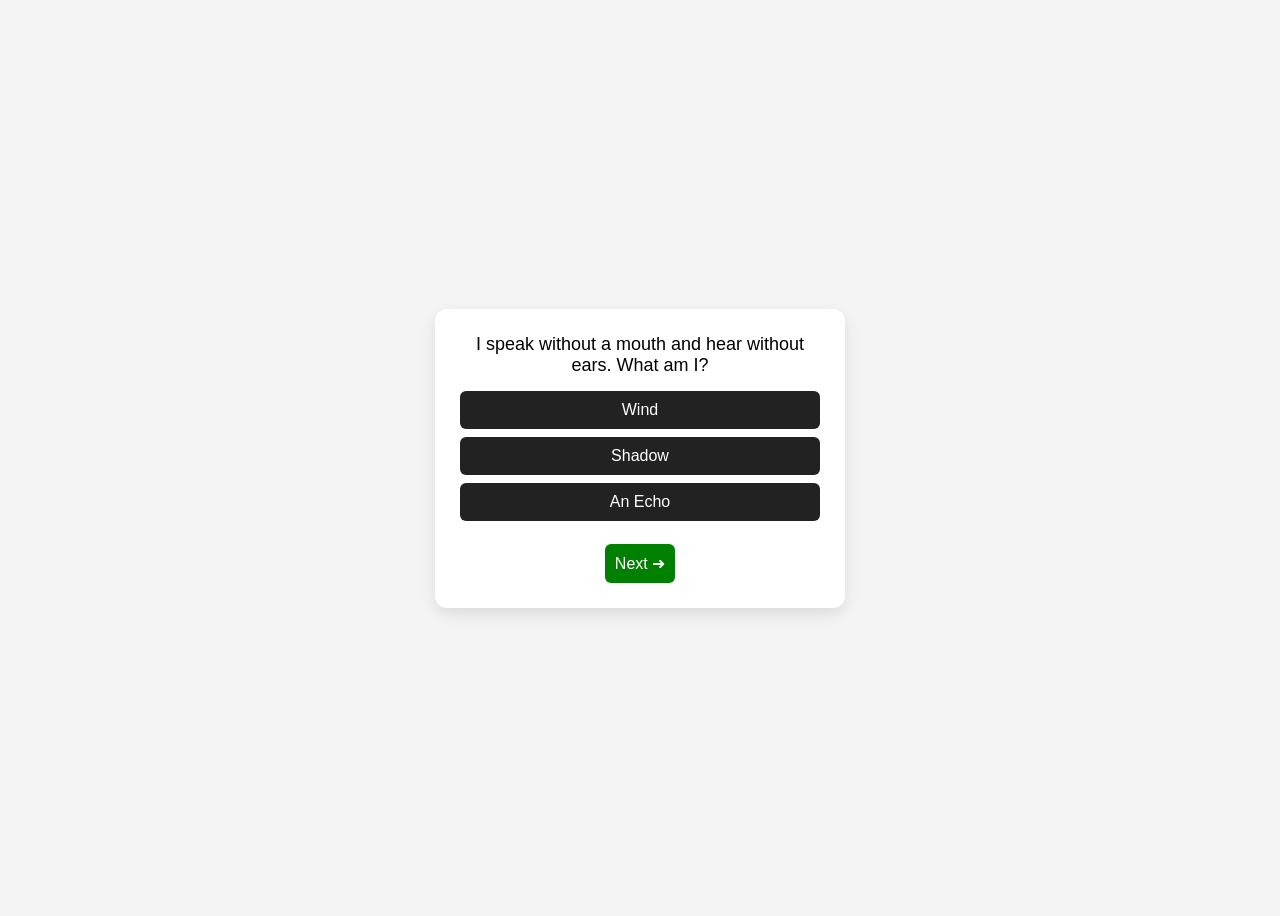
<file: app/riddlegen.html>
<!DOCTYPE html>
<html lang="en">
<head>
<meta charset="UTF-8">
<title>CSS Riddle Game</title>

<style>
body {
  font-family: Arial;
  background: #f4f4f4;
  display: flex;
  justify-content: center;
  align-items: center;
  height: 100vh;
}

/* hide radios */
input {
  display: none;
}

.box {
  background: white;
  width: 360px;
  padding: 25px;
  border-radius: 12px;
  box-shadow: 0 6px 15px rgba(0,0,0,0.1);
  text-align: center;
}

/* hide all stages */
.stage {
  display: none;
}

/* show correct stage */
#q1:checked ~ .s1,
#q2:checked ~ .s2,
#q3:checked ~ .s3 {
  display: block;
}

/* question style */
.riddle {
  font-size: 18px;
  margin-bottom: 15px;
}

/* answer buttons */
label.option {
  display: block;
  margin: 8px auto;
  padding: 10px;
  background: #222;
  color: white;
  border-radius: 6px;
  cursor: pointer;
}

/* correct/wrong messages hidden */
.result {
  display: none;
  margin-top: 10px;
  font-weight: bold;
}

/* show correct answer feedback */
#c1:checked ~ .feedback1 .correct,
#c2:checked ~ .feedback2 .correct,
#c3:checked ~ .feedback3 .correct {
  display: block;
  color: green;
}

/* show wrong answers */
#i1a:checked ~ .feedback1 .wrong,
#i1b:checked ~ .feedback1 .wrong,
#i2a:checked ~ .feedback2 .wrong,
#i2b:checked ~ .feedback2 .wrong,
#i3a:checked ~ .feedback3 .wrong,
#i3b:checked ~ .feedback3 .wrong {
  display: block;
  color: red;
}

/* next button */
.next {
  display: inline-block;
  margin-top: 15px;
  padding: 10px;
  background: green;
  color: white;
  border-radius: 6px;
  cursor: pointer;
}
</style>

</head>
<body>

<div class="box">

<!-- GAME STATE -->
<input type="radio" name="q" id="q1" checked>
<input type="radio" name="q" id="q2">
<input type="radio" name="q" id="q3">

<!-- QUESTION 1 -->
<div class="stage s1">

  <div class="riddle">
    I speak without a mouth and hear without ears. What am I?
  </div>

  <!-- answers -->
  <input type="radio" name="a1" id="c1">
  <input type="radio" name="a1" id="i1a">
  <input type="radio" name="a1" id="i1b">

  <label class="option" for="i1a">Wind</label>
  <label class="option" for="i1b">Shadow</label>
  <label class="option" for="c1">An Echo</label>

  <div class="feedback1">
    <div class="result correct">✅ Correct!</div>
    <div class="result wrong">❌ Try again!</div>
  </div>

  <label class="next" for="q2">Next ➜</label>
</div>

<!-- QUESTION 2 -->
<div class="stage s2">

  <div class="riddle">
    The more you take, the more you leave behind. What are they?
  </div>

  <input type="radio" name="a2" id="c2">
  <input type="radio" name="a2" id="i2a">
  <input type="radio" name="a2" id="i2b">

  <label class="option" for="i2a">Memories</label>
  <label class="option" for="c2">Footsteps</label>
  <label class="option" for="i2b">Time</label>

  <div class="feedback2">
    <div class="result correct">✅ Correct!</div>
    <div class="result wrong">❌ Try again!</div>
  </div>

  <label class="next" for="q3">Next ➜</label>
</div>

<!-- QUESTION 3 -->
<div class="stage s3">

  <div class="riddle">
    What has hands but can’t clap?
  </div>

  <input type="radio" name="a3" id="c3">
  <input type="radio" name="a3" id="i3a">
  <input type="radio" name="a3" id="i3b">

  <label class="option" for="i3a">Robot</label>
  <label class="option" for="c3">A Clock</label>
  <label class="option" for="i3b">Tree</label>

  <div class="feedback3">
    <div class="result correct">✅ Correct!</div>
    <div class="result wrong">❌ Try again!</div>
  </div>

  <label class="next" for="q1">Restart 🔁</label>
</div>

</div>

</body>
</html>
</file>
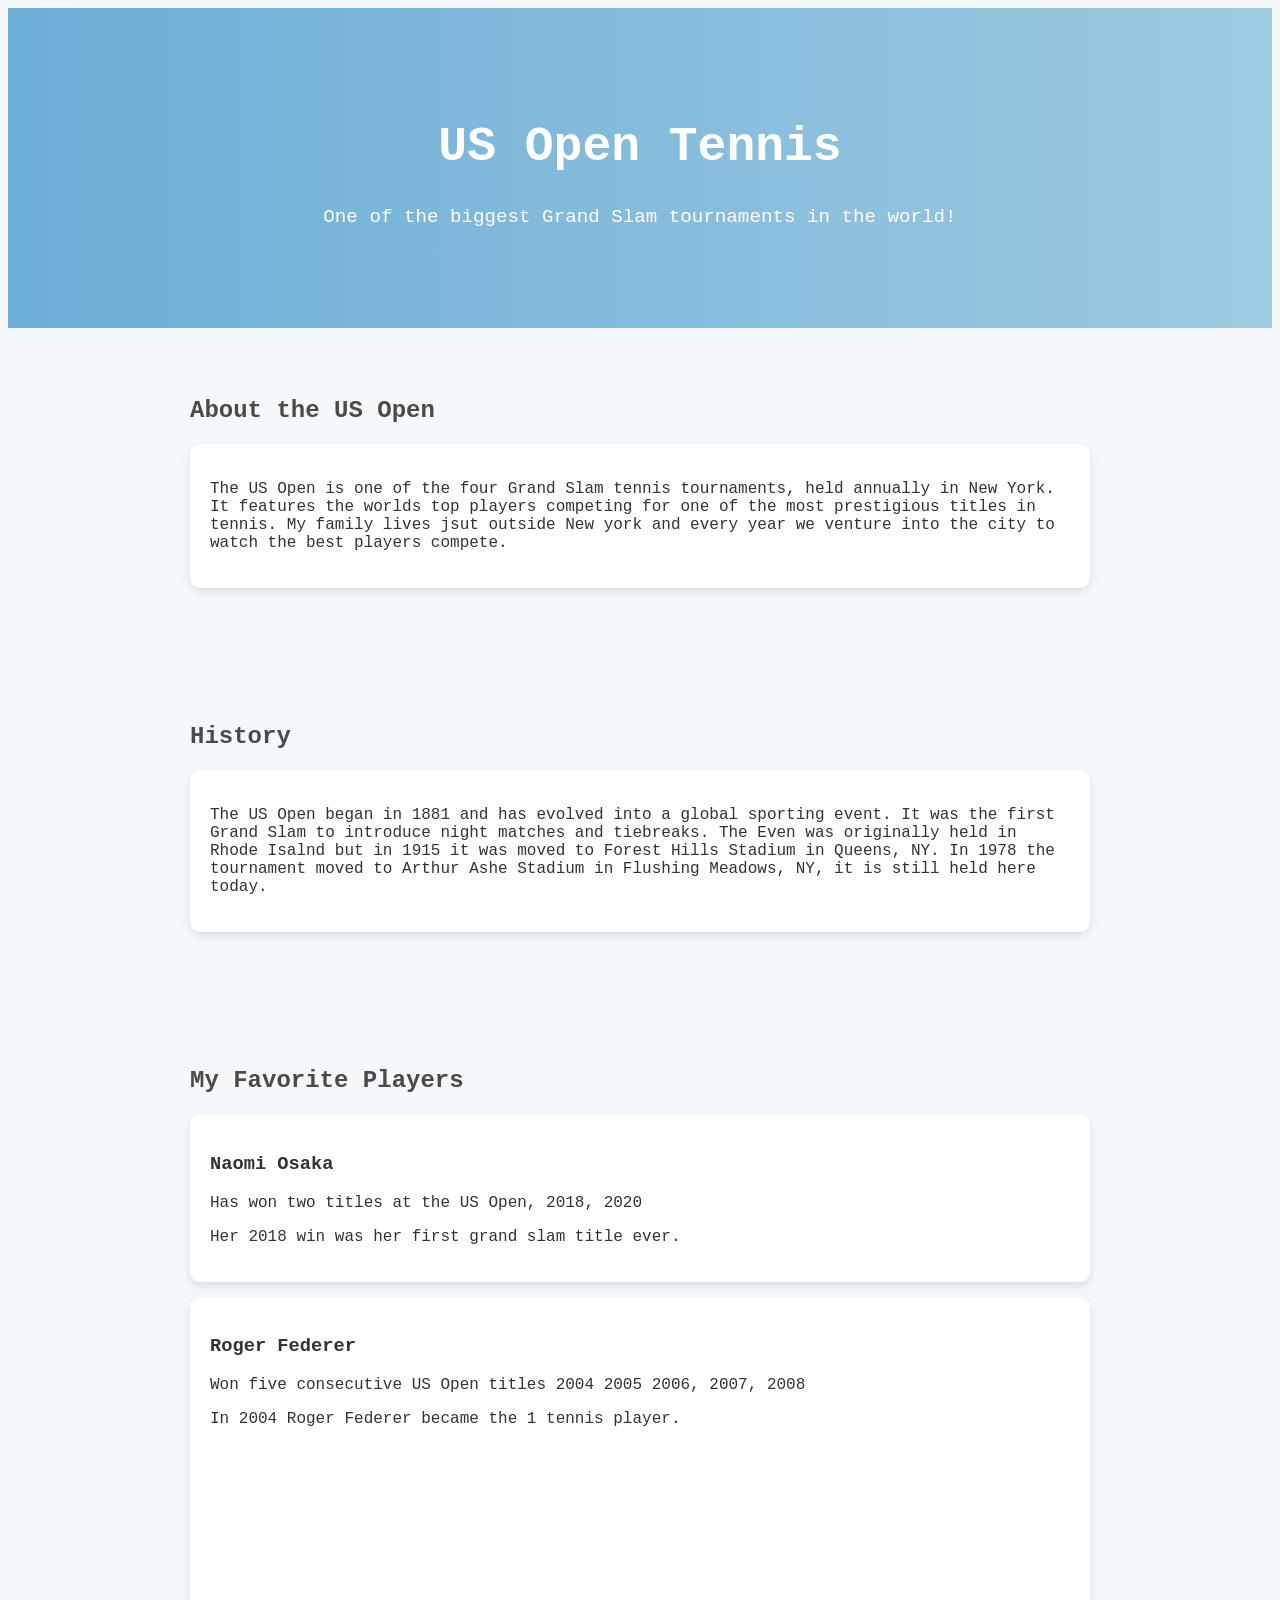
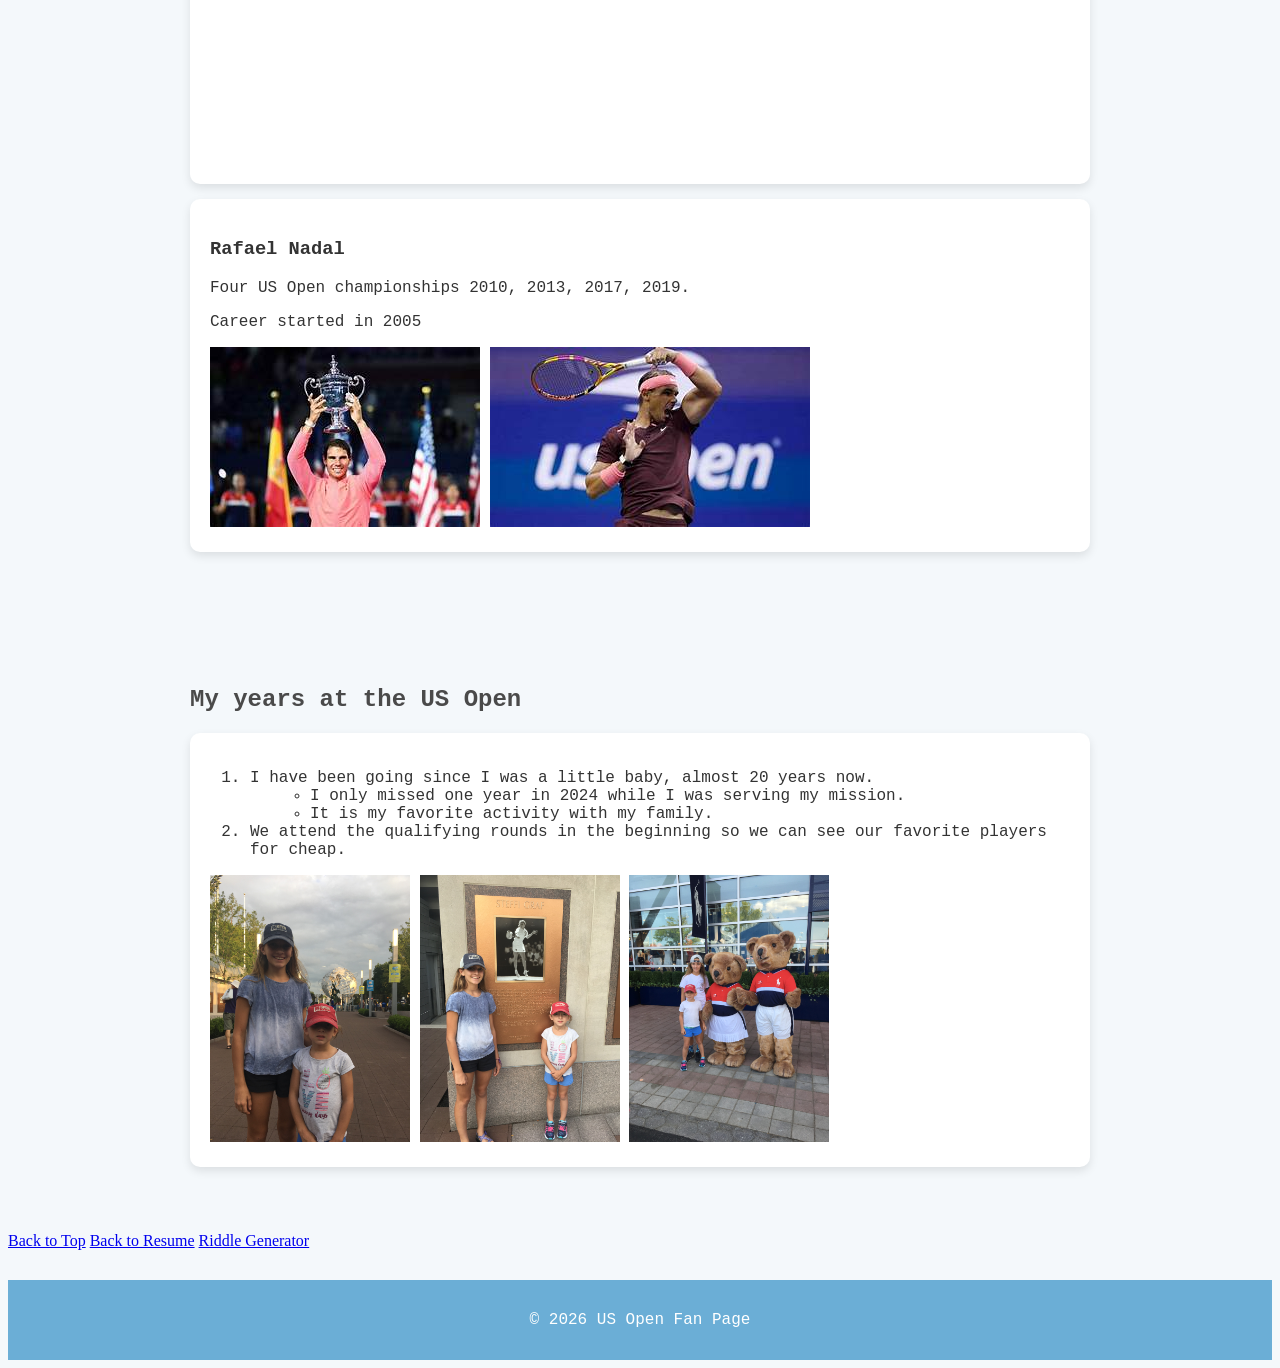
<file: Scratch/scratch.html>
<!DOCTYPE html>
<html lang="en">
<head>
<meta charset="UTF-8">
<meta name="viewport" content="width=device-width, initial-scale=1.0">
<title>US Open Tennis</title>

<link href="style/style.css" rel="stylesheet">

</head>

<body>

<id tag="top"></id>


<!-- HERO -->
<div class="hero">
    <h1>US Open Tennis</h1>
    <p>One of the biggest Grand Slam tournaments in the world!</p>
</div>

<!-- ABOUT -->
<section id="about">
    <h2>About the US Open</h2>
    <div class="card">
        <p>
            The US Open is one of the four Grand Slam tennis tournaments, held annually in New York.
            It features the worlds top players competing for one of the most prestigious titles in tennis. My family
            lives jsut outside New york and every year we venture into the city to watch the best 
            players compete. 
        </p>
    </div>
</section>

<!-- HISTORY -->
<section id="history">
    <h2>History</h2>
    <div class="card">
        <p>
            The US Open began in 1881 and has evolved into a global sporting event.
            It was the first Grand Slam to introduce night matches and tiebreaks. The Even was originally held in Rhode Isalnd but in 1915 it was moved to Forest Hills
            Stadium in Queens, NY. In 1978 the tournament moved to Arthur Ashe Stadium in Flushing Meadows, NY, it is still held here today. 
        </p>
    </div>
</section>

<!-- PLAYERS -->
<section id="players">
    <h2>My Favorite Players</h2>

    <div class="card">
        <h3>Naomi Osaka</h3>
        <p>Has won two titles at the US Open, 2018, 2020</p>
        <p>Her 2018 win was her first grand slam title ever.</p>
        <div class='tableauPlaceholder' id='viz1776107301097' style='position: relative'><noscript><a href='#'><img alt='Naomi Osaka - 2018 US Open Final ' src='https:&#47;&#47;public.tableau.com&#47;static&#47;images&#47;Na&#47;NaomiOsaka-2018USOpenTennisFinal&#47;NaomiOsaka-2018USOpenFinal&#47;1_rss.png' style='border: none' /></a></noscript><object class='tableauViz'  style='display:none;'><param name='host_url' value='https%3A%2F%2Fpublic.tableau.com%2F' /> <param name='embed_code_version' value='3' /> <param name='site_root' value='' /><param name='name' value='NaomiOsaka-2018USOpenTennisFinal&#47;NaomiOsaka-2018USOpenFinal' /><param name='tabs' value='no' /><param name='toolbar' value='yes' /><param name='static_image' value='https:&#47;&#47;public.tableau.com&#47;static&#47;images&#47;Na&#47;NaomiOsaka-2018USOpenTennisFinal&#47;NaomiOsaka-2018USOpenFinal&#47;1.png' /> <param name='animate_transition' value='yes' /><param name='display_static_image' value='yes' /><param name='display_spinner' value='yes' /><param name='display_overlay' value='yes' /><param name='display_count' value='yes' /><param name='language' value='en-US' /></object></div>                <script type='text/javascript'>                    var divElement = document.getElementById('viz1776107301097');                    var vizElement = divElement.getElementsByTagName('object')[0];                    if ( divElement.offsetWidth > 800 ) { vizElement.style.width='850px';vizElement.style.height='877px';} else if ( divElement.offsetWidth > 500 ) { vizElement.style.width='850px';vizElement.style.height='877px';} else { vizElement.style.width='850px';vizElement.style.height='877px';}                     var scriptElement = document.createElement('script');                    scriptElement.src = 'https://public.tableau.com/javascripts/api/viz_v1.js';                    vizElement.parentNode.insertBefore(scriptElement, vizElement);                </script>
    </div>

    <div class="card">
        <h3>Roger Federer</h3>
        <p>Won five consecutive US Open titles 2004 2005 2006, 2007, 2008</p>
        <p>In 2004 Roger Federer became the 1 tennis player.</p>
        <iframe width="560" height="315" src="https://www.youtube.com/embed/NZH2CvUL7_0?si=ep8w4PXAzLjW3Nmu" title="YouTube video player" frameborder="0" allow="accelerometer; autoplay; clipboard-write; encrypted-media; gyroscope; picture-in-picture; web-share" referrerpolicy="strict-origin-when-cross-origin" allowfullscreen></iframe>
    </div>

    <div class="card">
        <h3>Rafael Nadal</h3>
        <p>Four US Open championships 2010, 2013, 2017, 2019.</p>
        <p>Career started in 2005</p>
        <img src="images/OIP-1.jpg" class="tennis-img">
        <img src="images/OIP-2.jpg" class="tennis-img">
    </div>

</section>

<!-- FACTS -->
<section id="facts">
    <h2>My years at the US Open</h2>
    <div class="card">
        <ol>
            <li>I have been going since I was a little baby, almost 20 years now.</li>
                <ul>
                         <li>I only missed one year in 2024 while I was serving my mission. </li>
                         <li>It is my favorite activity with my family.</li>

                </ul>
               
            <li>We attend the qualifying rounds in the beginning so we can see our favorite players for cheap.</li>
        </ol>
        <img src="images/IMG_2987.JPG" class="usopen1-img">

        <img src="images/IMG_2998.JPG" class="usopen2-img">
        <img src="images/IMG_3033.JPG" class="usopen3-img">
    </div>
</section>

<a href = "#top">Back to Top</a>
<a href = "../index.html"> Back to Resume</a>
<a href = "../app/riddlegen.html"> Riddle Generator</a>

<!-- FOOTER -->
<footer>
    <p>© 2026 US Open Fan Page</p>

</body>
</html>
</file>
<file: Scratch/style/style.css>
body {
    background-color: #f4f8fb;
    color: #333;
}





.hero {
    background: linear-gradient(to right, #6baed6, #9ecae1);
    color: white;
    font-family: 'Courier New', Courier, monospace;
    text-align: center;
    padding: 80px 20px;
}

.hero h1 {
    font-size: 3rem;
}

.hero p {
    margin-top: 10px;
    font-size: 1.2rem;
    
}


section {
    padding: 50px 20px;
    max-width: 900px;
    margin: auto;
}

h2 {
    margin-bottom: 20px;
    color: #4a4a4a;
     font-family: 'Courier New', Courier, monospace;
}


.card {
    background: white;
    padding: 20px;
    margin: 15px 0;
    border-radius: 10px;
    box-shadow: 0 4px 10px rgba(0,0,0,0.1);
     font-family: 'Courier New', Courier, monospace;
}


ul {
    margin-left: 20px;
}


footer {
    background-color: #6baed6;
    color: white;
    text-align: center;
    padding: 15px;
    margin-top: 30px;
     font-family: 'Courier New', Courier, monospace;
}
.usopen1-img{
    width: 200px;
}
.usopen2-img{
    width: 200px;
}
.usopen3-img{
    width: 200px;
}
</file>
